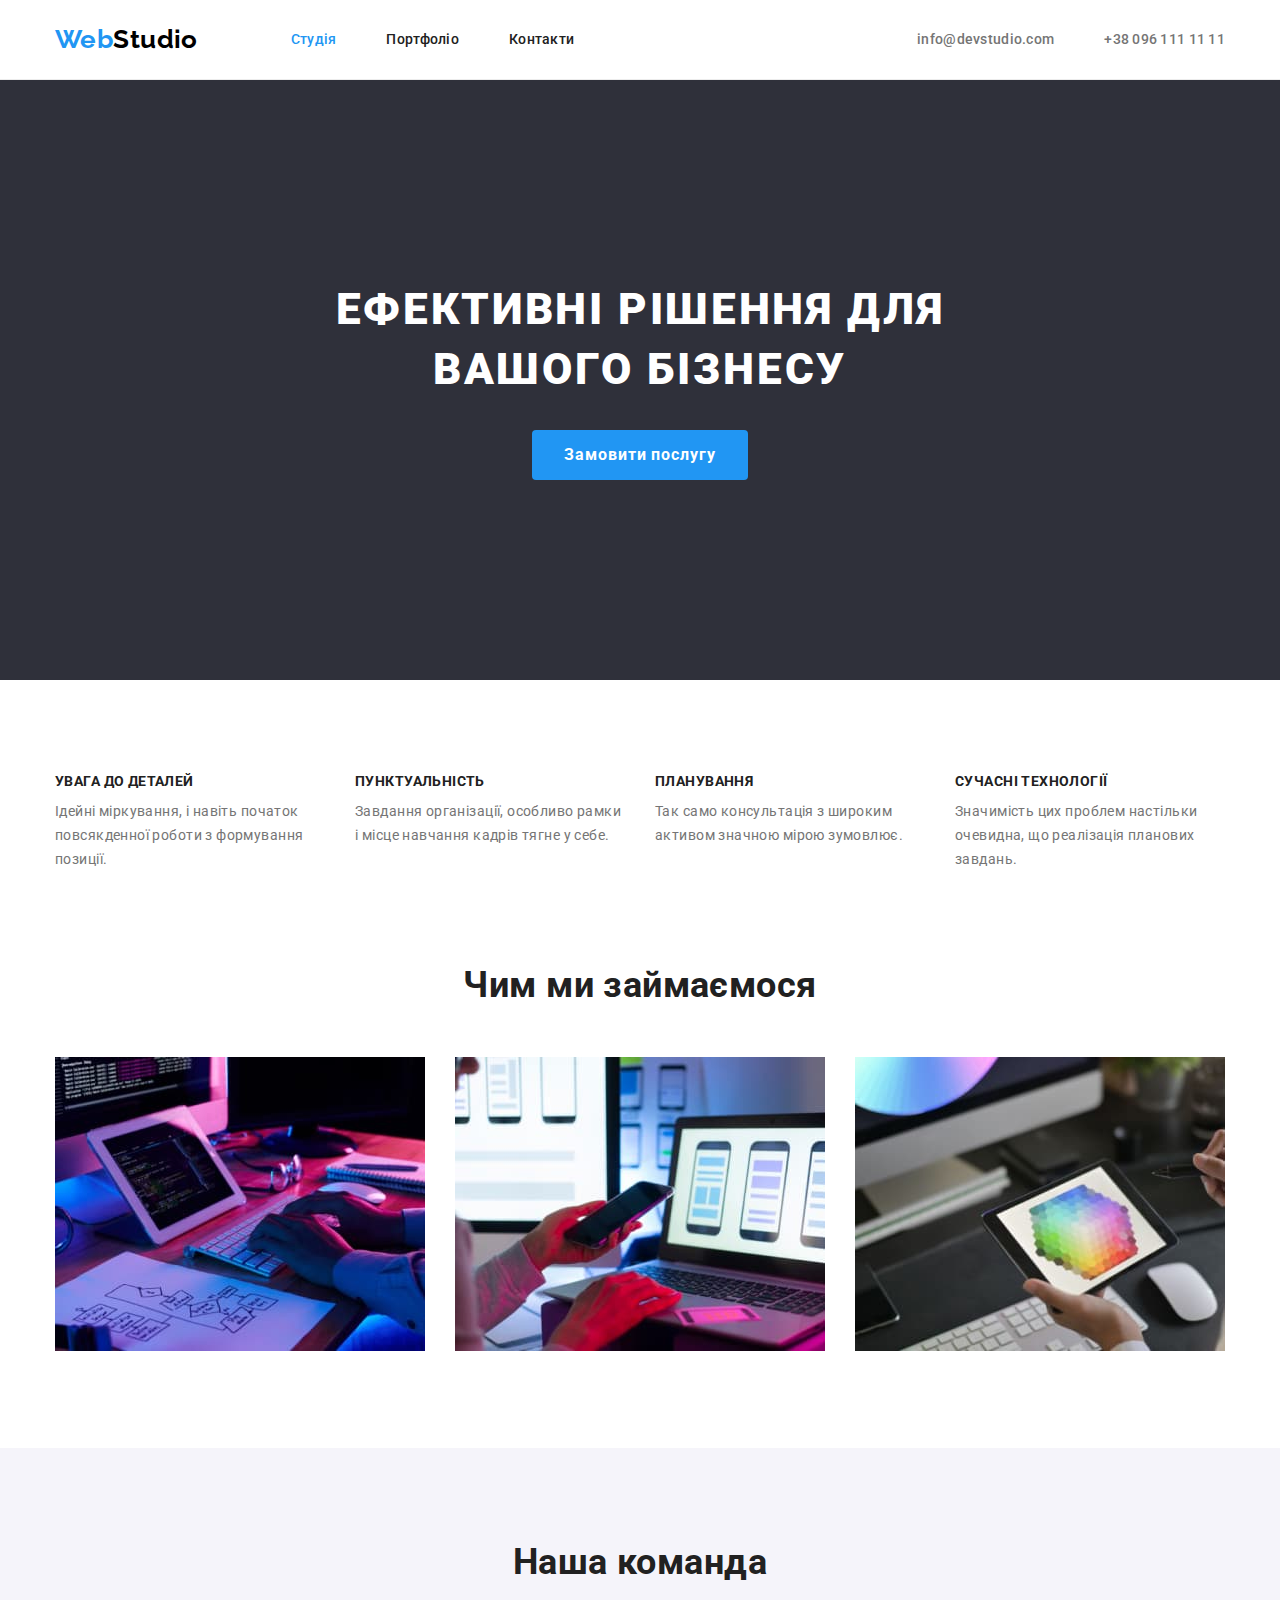
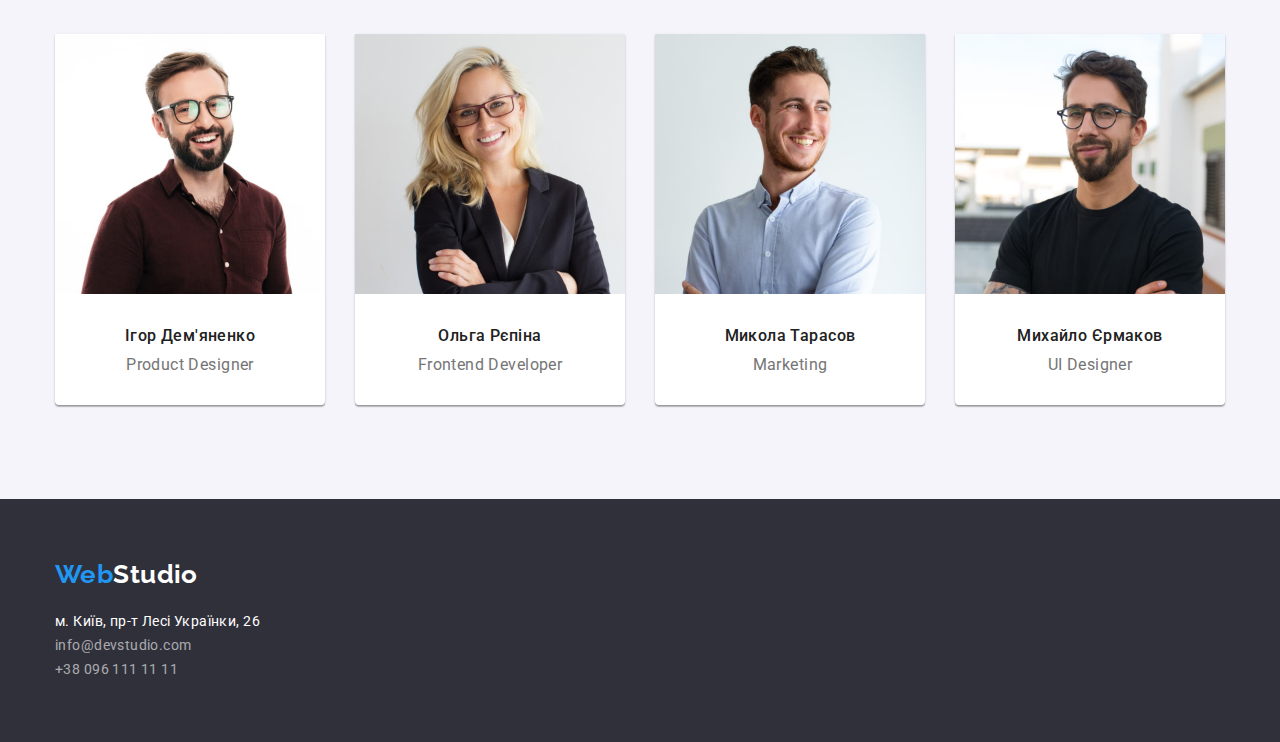
<file: index.html>
<!DOCTYPE html>
<html lang="uk">
<head>
    <meta charset="UTF-8">
    <meta http-equiv="X-UA-Compatible" content="IE=edge">
    <meta name="viewport" content="width=, initial-scale=1.0">
    <title>Document</title>
    <link rel="preconnect" href="https://fonts.googleapis.com">
<link rel="preconnect" href="https://fonts.gstatic.com" crossorigin>
<link href="https://fonts.googleapis.com/css2?family=Raleway:wght@700&family=Roboto:wght@400;500;700;900&display=swap" rel="stylesheet">
<link rel="stylesheet" href="https://cdnjs.cloudflare.com/ajax/libs/modern-normalize/1.1.0/modern-normalize.min.css">
    <link rel="stylesheet" href="./css/styles.css">
</head>
<body>

    <!-- _____________хедер__________ -->
    <header class="header">
        <div class="container header-flex">
            <a href="./index.html" class="logo link"><span class="logo-web">Web</span>Studio</a>
            <nav>
                <ul class="site-nav list">
                    <li class="item"><a href="./index.html" class="link current">Студія</a></li>
                    <li class="item"><a href="./portfolio.html" class="link">Портфоліо</a></li>
                    <li class="item"><a href="" class="link">Контакти</a></li>
                </ul>
                </nav>
                    <ul class="site-contacts list">
                        <li class="item"><a href="mailto:info@devstudio.com" class="link">info@devstudio.com</a></li>
                        <li class="item"><a href="tel:+380961111111" class="link">+38 096 111 11 11</a></li>
                    </ul>
            </div>
    </header>
    <main>

        <!--____________герой_____________-->
        <section class="hero bgc section">
            <div class="container">
                <div>
                    <h1 class="hero-title">Ефективні рішення для вашого бізнесу</h1>
                    <button type="button" class="button">Замовити послугу</button>
                </div>
            </div>
        </section>

        <!--___________наші переваги_____________-->
        <section class="section about">
            <div class="container">
                <H2 hidden>Наші переваги</H2>
                    <ul class="list advantages-flex">
                        <li class="item">
                            <h3 class="title">УВАГА ДО ДЕТАЛЕЙ</h3>
                            <p class="text">Ідейні міркування, і навіть початок повсякденної роботи з формування позиції.</p>
                        </li>
                        <li class="item">
                            <h3 class="title">ПУНКТУАЛЬНІСТЬ</h3>
                            <p class="text">Завдання організації, особливо рамки і місце навчання кадрів тягне у себе.</p>
                        </li>
                        <li class="item">
                            <h3 class="title">ПЛАНУВАННЯ</h3>
                            <p class="text">Так само консультація з широким активом значною мірою зумовлює.</p>
                        </li>
                        <li class="item">
                            <h3 class="title">СУЧАСНІ ТЕХНОЛОГІЇ</h3>
                            <p class="text">Значимість цих проблем настільки очевидна, що реалізація планових завдань.</p>
                        </li>
                    </ul>
            </div>
        </section>

        <!--____________Чим ми займаємося_______________-->
        <section class="section">
            <div class="container">
                <h2 class="section-title">Чим ми займаємося</h2>
                <ul class="list project-flex">
                 <li class="item"><img src="./images/about/img1.jpg" alt="Клавіатура" width="370" height="294"></li>
                 <li class="item"><img src="./images/about/img2.jpg" alt="Телефон" width="370" height="294"></li>
                 <li class="item"><img src="./images/about/img3.jpg" alt="Планшет" width="370" height="294"></li>
                </ul>
            </div>
          
        </section>

        <!--______________Наша команда_______________-->
        <section class="section team">
            <div class="container">
                <h2 class="section-title">Наша команда</h2>
                <ul class="list team-flex">
                    <li class="item"><img src="./images/team/img1.jpg" alt="Бородань в окулярах" width="270" height="260">
                        <h3 class="team-title">Ігор Дем'яненко</h3>
                        <p class="team-text" lang="en">Product Designer</p>
                    </li>
                    <li class="item"><img src="./images/team/img2.jpg" alt="Блондинка в окулярах" width="270" height="260">
                        <h3 class="team-title">Ольга Рєпіна</h3>
                        <p class="team-text" lang="en">Frontend Developer</p>
                    </li>
                    <li class="item"><img src="./images/team/img3.jpg" alt="Хлопчина в сорочці" width="270" height="260">
                        <h3 class="team-title">Микола Тарасов</h3>
                        <p class="team-text" lang="en">Marketing</p>
                    </li>
                    <li class="item"><img src="./images/team/img4.jpg" alt="Бородань в окулярах" width="270" height="260">
                        <h3 class="team-title">Михайло Єрмаков</h3>
                        <p class="team-text" lang="en">UI Designer</p>
                    </li>
                </ul>
            </div>
        
        </section>
    </main>

<!-- __________футер______________ -->
<footer class="footer">
    <div class="container">
        <a href="./index.html" class="logo-footer link"><span class="logo-footer-web">Web</span>Studio</a>
        <address>
            <ul class=" footer-list list">
                <li><a href="https://goo.gl/maps/w9s5J1ihxV17ay8fA" target="_blank" rel="noreferrer noopener" class="footer-address link">м. Київ, пр-т Лесі Українки, 26</a></li>
                <li><a href="mailto:info@devstudio.com" class="footer-contacts link">info@devstudio.com</a></li>
                <li><a href="tel:+380961111111" class="footer-contacts link">+38 096 111 11 11</a></li>
            </ul>
        </address>
    </div>
</footer>
</body>
</html>
</file>
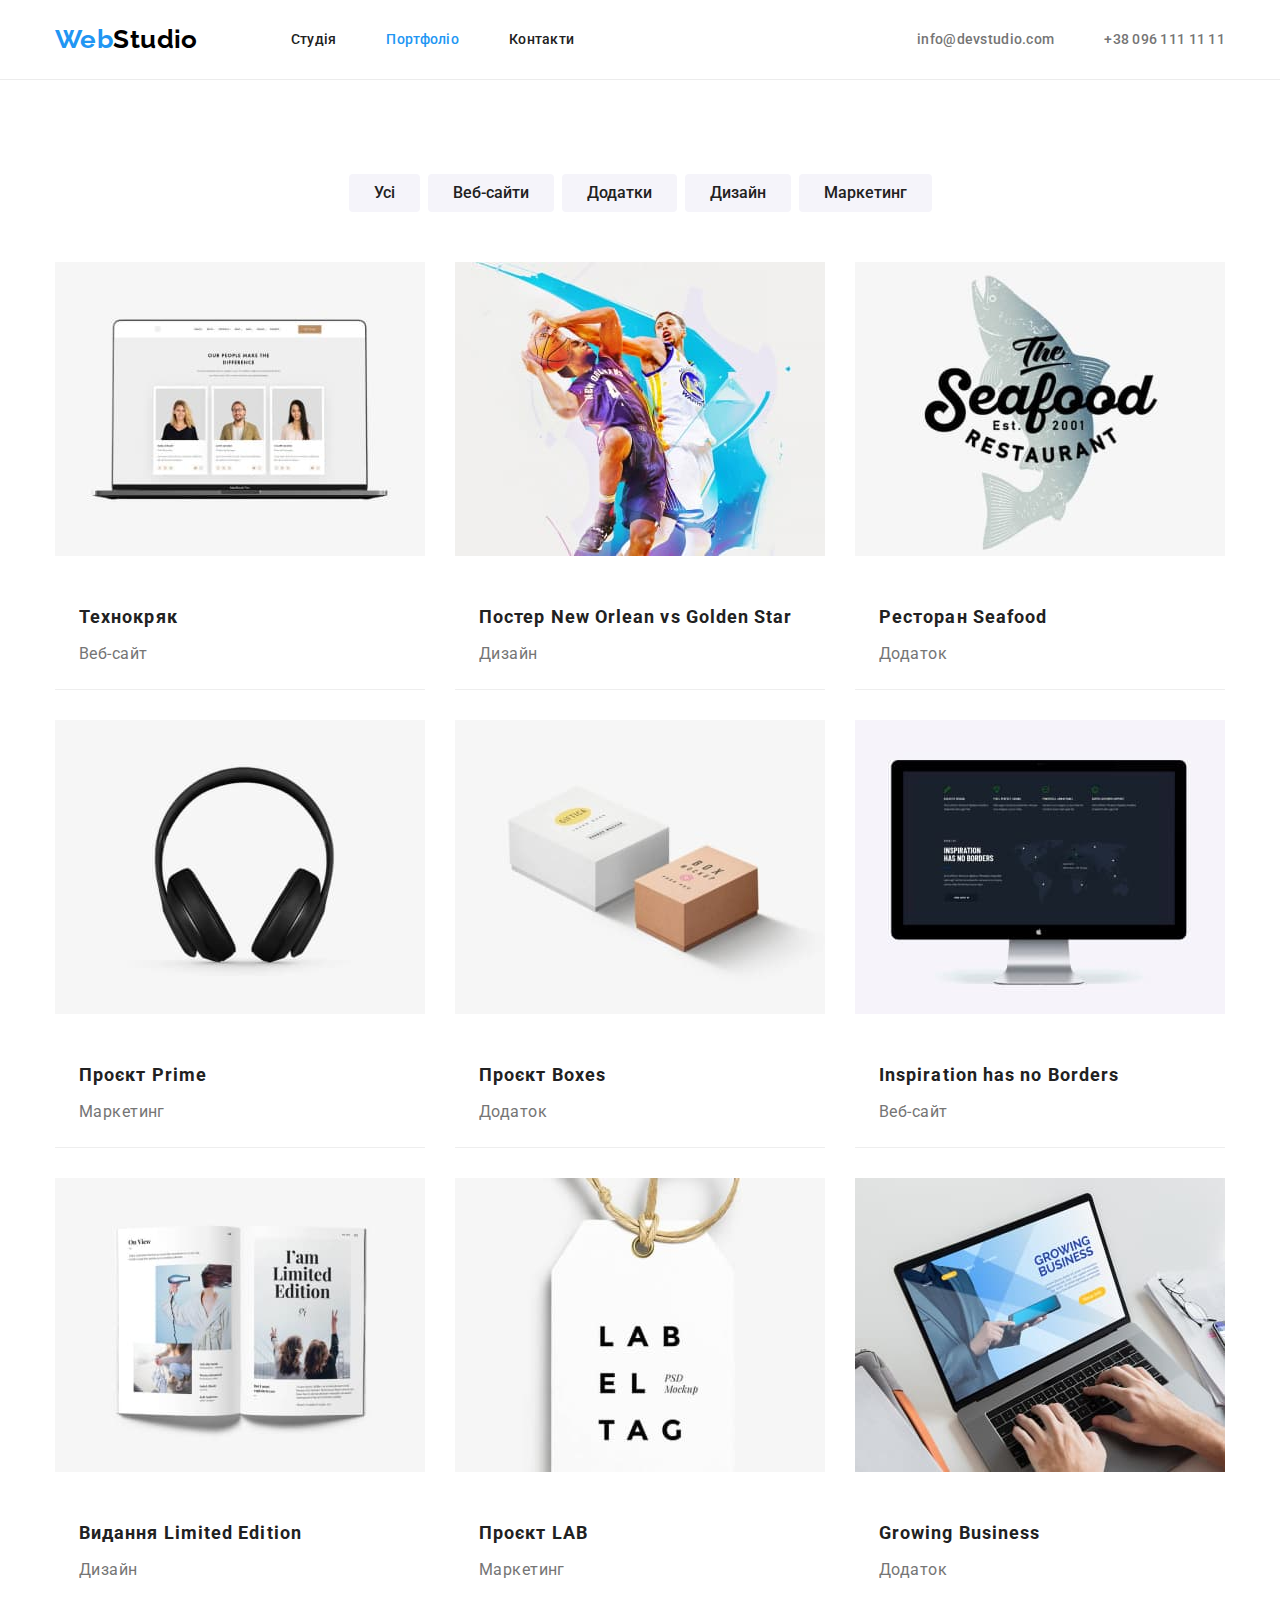
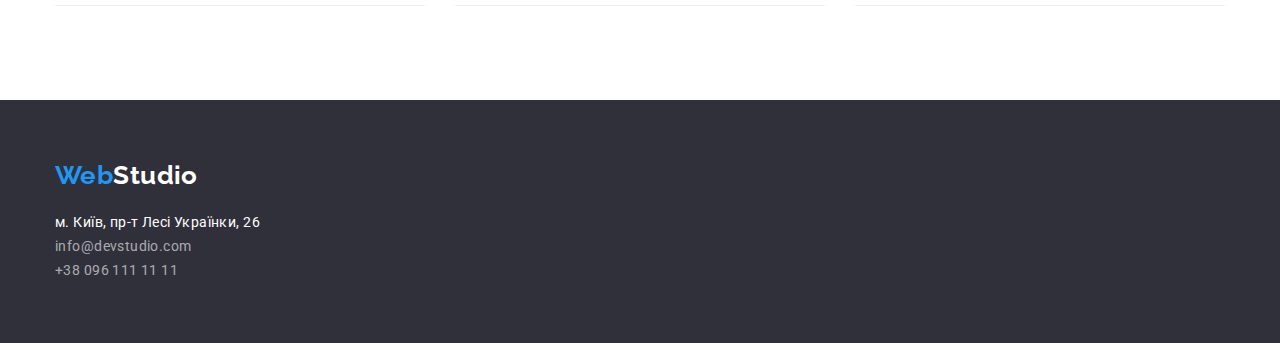
<file: portfolio.html>
<!DOCTYPE html>
<html lang="uk">
<head>
    <meta charset="UTF-8">
    <meta http-equiv="X-UA-Compatible" content="IE=edge">
    <meta name="viewport" content="width=device-width, initial-scale=1.0">
    <title>Document</title>
    <link rel="preconnect" href="https://fonts.googleapis.com">
<link rel="preconnect" href="https://fonts.gstatic.com" crossorigin>
<link href="https://fonts.googleapis.com/css2?family=Raleway:wght@700&family=Roboto:wght@400;500;700;900&display=swap" rel="stylesheet">
<link rel="stylesheet" href="https://cdnjs.cloudflare.com/ajax/libs/modern-normalize/1.1.0/modern-normalize.min.css">
    <link rel="stylesheet" href="./css/styles.css">
</head>
<body>
    <!-- __________хедер____________ -->
    <header class="header">
        <div class="container header-flex">
            <a href="./index.html" class="logo link"><span class="logo-web">Web</span>Studio</a>    
            <nav>
                <ul class="site-nav list">
                    <li class="item"><a href="./index.html" class="link">Студія</a></li>
                    <li class="item"><a href="./portfolio.html" class="link current">Портфоліо</a></li>
                    <li class="item"><a href="" class="link">Контакти</a></li>
                </ul>
                </nav>
                <ul class="site-contacts list">
                    <li class="item"><a href="mailto:info@devstudio.com" class="link">info@devstudio.com</a></li>
                    <li class="item"><a href="tel:+380961111111" class="link">+38 096 111 11 11</a></li>
                </ul>
        </div>
        
    </header>

    <main>

        <!-- _____________кнопки "наші проекти"______________ -->
<section class="section">
    <div class="container">
        <h1 hidden>Наші проекти</h1>
        <ul class="list button-flex">
            <li class="item"><button type="button" class="filter-button">Усі</button></li>
            <li class="item"><button type="button" class="filter-button">Веб-сайти</button></li>
            <li class="item"><button type="button" class="filter-button">Додатки</button></li>
            <li class="item"><button type="button" class="filter-button">Дизайн</button></li>
            <li class="item"><button type="button" class="filter-button">Маркетинг</button></li>
        </ul>
        <ul class="galery list">
            <li class="galery-element">
                <img src="./images/galery/img1.jpg" alt="ноутбук" width="370" height="294">
                <div class="galery-card">
                    <h2 class="title">Технокряк</h2>
                    <p class="text">Веб-сайт</p>
                </div>
                    
            </li>
            <li class="galery-element">
                <img src="./images/galery/img2.jpg" alt="гравці в баскетбол" width="370" height="294">
                <div class="galery-card">
                    <h2 class="title">Постер New Orlean vs Golden Star</h2>
                    <p class="text">Дизайн</p>
                </div>
                
            </li>
            <li class="galery-element">
                <img src="./images/galery/img3.jpg" alt="назва ресторану" width="370" height="294">
                <div class="galery-card">
                    <h2 class="title">Ресторан Seafood</h2>
                    <p class="text">Додаток</p>
                </div>
                
            </li>
            <li class="galery-element">
                <img src="./images/galery/img4.jpg" alt="навушники" width="370" height="294">
                <div class="galery-card">
                    <h2 class="title">Проєкт Prime</h2>
                    <p class="text">Маркетинг</p>
                </div>
                
            </li>
            <li class="galery-element">
                <img src="./images/galery/img5.jpg" alt="дві коробки" width="370" height="294">
                <div class="galery-card">
                    <h2 class="title">Проєкт Boxes</h2>
                    <p class="text">Додаток</p>
                </div>
                
            </li>
            <li class="galery-element">
                <img src="./images/galery/img6.jpg" alt="монітор" width="370" height="294">
                <div class="galery-card">
                    <h2 class="title" lang="en">Inspiration has no Borders</h2>
                    <p class="text">Веб-сайт</p>
                </div>
                
            </li>
            <li class="galery-element">
                <img src="./images/galery/img7.jpg" alt="книжка" width="370" height="294">
                <div class="galery-card">
                    <h2 class="title">Видання Limited Edition</h2>
                    <p class="text">Дизайн</p>
                </div>
                
            </li>
            <li class="galery-element">
                <img src="./images/galery/img8.jpg" alt="етикетка" width="370" height="294">
                <div class="galery-card">
                    <h2 class="title">Проєкт LAB</h2>
                    <p class="text">Маркетинг</p>
                </div>
                
            </li>
            <li class="galery-element">
                <img src="./images/galery/img9.jpg" alt="ноутбук" width="370" height="294">
                <div class="galery-card">
                    <h2 class="title" lang="en">Growing Business</h2>
                    <p class="text">Додаток</p>
                </div>
                
            </li>
        </ul>
    </div>
</section>
    </main>

<!-- ______________футер_____________ -->

<footer class="footer">
    <div class="container">
        <a href="./index.html" class="logo-footer link"><span class="logo-footer-web">Web</span>Studio</a>
        <address>
            <ul class=" footer-list list">
                <li><a href="https://goo.gl/maps/w9s5J1ihxV17ay8fA" target="_blank" rel="noreferrer noopener" class="footer-address link">м. Київ, пр-т Лесі Українки, 26</a></li>
                <li><a href="mailto:info@devstudio.com" class="footer-contacts link">info@devstudio.com</a></li>
                <li><a href="tel:+380961111111" class="footer-contacts link">+38 096 111 11 11</a></li>
            </ul>
        </address>
    </div>
</footer>
</body>
</html>
</file>
<file: css/styles.css>
/* ____________глобальні стилі_____________ */
:root{
    --primary-text-color: #757575;
    --secondary-text-color: #FFFFFF;
    --title-text-color:#212121;
    --accent-color: #2196F3;
}
body{
    background-color: var(--secondary-text-color);
    color: var(--primary-text-color);
    font-family: roboto, sans-serif;
    font-size: 14px;
    letter-spacing: 0.03em;   
}
address{
    font-style: normal;
}

h1,h2,h3,h4,h5,h6,ul,p{
    margin: 0;
    padding: 0;
}

.list{
    list-style: none;
}
.link{
    text-decoration: none;
}
.img{
    display: block;
    max-width: 100%;
    height: auto;
}

/* контейнер */
.container{
    width: 1200px;
    margin-left: auto;
    margin-right: auto;
    padding-left: 15px;
    padding-right: 15px;
}


/* ________________секція______________________ */
.section{
    padding-top: 94px;
    padding-bottom: 94px;
}

.section-title{
color: var(--title-text-color);
font-size: 36px;
line-height: 1.16;
text-align: center;
}

/* ________________хедер_________________ */
.header{
    border-bottom: 1px solid #ECECEC;
    padding: 24px 0;
}
.header-flex{
    display: flex;
    align-items: center;


}
.site-nav{
    display: flex;
}
.site-nav .item + .item{
    margin-left: 50px;
}

.site-contacts{
    display: flex;
    margin-left: auto;
}
.site-contacts .item + .item{
    margin-left: 50px;
}

.logo{
    margin-right: 93px;
    color: #000000;
    font-family: 'Raleway';
    font-weight: 700;
    font-size: 26px;
    line-height: 1.19;
    }
    .logo-web{
        color: var(--accent-color);
    }

    .site-nav .link.current{
        color: var(--accent-color);
    }
    .site-nav .link{
    color: var(--title-text-color);
    font-weight: 500;
    line-height: 1.14;
    letter-spacing: 0.02em;
    }
    .site-nav .link:hover,
    .site-nav .link:focus{
        color: var(--accent-color);
    }
    
    .site-contacts .link{
    color: var(--primary-text-color);
    font-weight: 500;
    line-height: 1.14;
    letter-spacing: 0.02em;
    }
    .site-contacts .link:hover,
    .site-contacts .link:focus{
        color: var(--accent-color);
    }
    .bgc{
        background-color: #2F303A;
        padding: 200px 0;
    }

    /* ___________________футер__________________________ */
.footer{
    background-color: #2F303A;
    padding: 60px 0;
}
.foter-list{
    display: flex;
    flex-direction: column;
    gap: 9px;
}
    
    
    .logo-footer{
        display: block;
        margin-bottom: 20px;
    

    color: var(--secondary-text-color);
    font-family: 'Raleway';
    font-weight: 700;
    font-size: 26px;
    line-height: 1.19;
    }
    .logo-footer-web{
        color: var(--accent-color);
    }
.footer-address{
line-height: 1.71;
color: var(--secondary-text-color);
}
.footer-contacts{
font-size: 14px;
line-height: 1.71;
color: rgba(255, 255, 255, 0.6);
}
.footer-contacts:hover,
.footer-contacts:focus{
    color: var(--accent-color);
}

/* __________________герой_________________________ */
.hero-title{
    width: 696px;
    margin-left: auto;
    margin-right: auto;
color: var(--secondary-text-color);
font-weight: 900;
font-size: 44px;
line-height: 1.36;
text-align: center;
letter-spacing: 0.06em;
text-transform: uppercase;
}
.button{
    border: 1px transparent;
    display: block;
    border: 1px transparent;
    margin-top: 30px;
    margin-left: auto;
    margin-right: auto;
    border-radius: 4px;
    padding: 10px 32px;
color: var(--secondary-text-color);
background-color:var(--accent-color);
font-weight: 700;
font-size: 16px;
line-height: 1.88;
letter-spacing: 0.06em;
}
/* ____________________наші переваги___________________ */
.about{
    padding-bottom: 0;
}
.advantages-flex{
    display: flex;
}
.advantages-flex .item{
    width: 270px;
}
.advantages-flex .item + .item{
    margin-left: 30px;
}
.list .title{
    margin: 0;
}

.section .title{
font-size: 14px;
line-height: 1.14;
color: var(--title-text-color);
}
.section .text{
    margin-top: 10px;
line-height: 1.71;
}

/* _______________Чим ми займаємося________________ */
.project-flex{
    display: flex;
    margin-top: 50px; 
}
.project-flex .item + .item{
    margin-left: 30px;
}



/* _____________________наша команда________________________ */
.team{
    background-color: #F5F4FA;
}
.team-flex{
    display: flex;
    margin-top: 50px;
}
.team-flex .item{
    padding-bottom: 30px;

    background: #FFFFFF;
box-shadow: 0px 1px 3px rgba(0, 0, 0, 0.12), 0px 1px 1px rgba(0, 0, 0, 0.14), 0px 2px 1px rgba(0, 0, 0, 0.2);
border-radius: 0px 0px 4px 4px;
}
.team-flex .item + .item{
    margin-left: 30px;
}
.section .team-title{
    margin-top: 30px;
    text-align: center;
font-weight: 500;
font-size: 16px;
line-height: 1.18;
color: var(--title-text-color);
}
.section .team-text{
    margin-top: 10px;
    text-align: center;
font-size: 16px;
line-height: 1.18;

}

/* _____________кнопки "наші проекти"_______________________ */
.section-project{
    padding: 94px 0;
}
.button-flex{
    display: flex;
    justify-content: center;
}
.button-flex .item + .item{
    margin-left: 8px;
}
.filter-button{
    border: 1px transparent;
    border-radius: 4px;
    padding: 6px 25px;
    font-weight: 500;
    font-size: 16px;
    line-height: 1.62;
    color: var(--title-text-color);
    background-color: #F5F4FA;
    cursor: pointer;
    }
    .filter-button:hover,
    .filter-button:focus{
        color: var(--secondary-text-color);
        background-color:var(--accent-color);
        box-shadow: 0px 3px 1px rgba(0, 0, 0, 0.1), 0px 1px 2px rgba(0, 0, 0, 0.08), 0px 2px 2px rgba(0, 0, 0, 0.12);

    }

/* _____________________галерея_____________________________ */
.galery-card{
    padding: 20px 24px;
    border-bottom: 1px solid #EEEEEE;
}
.galery{
    margin-top: 50px;
    display: flex;
    flex-wrap: wrap;
}
.galery-element{
    width: 370px;
    margin-right: 30px;
    margin-bottom: 30px;
    
    
}
.galery-element:nth-child(3n){
margin-right: 0;
}
.galery-element:nth-last-child(-n + 3){
    margin-bottom: 0;
}


.galery .title{
    padding-top: 20px;
    font-size: 18px;
    line-height: 2;
    letter-spacing: 0.06em;
    color: var(--title-text-color);
    }
    .galery .text{
        margin-top: 4px;
    font-size: 16px;
    line-height: 1.88;
    }
</file>
